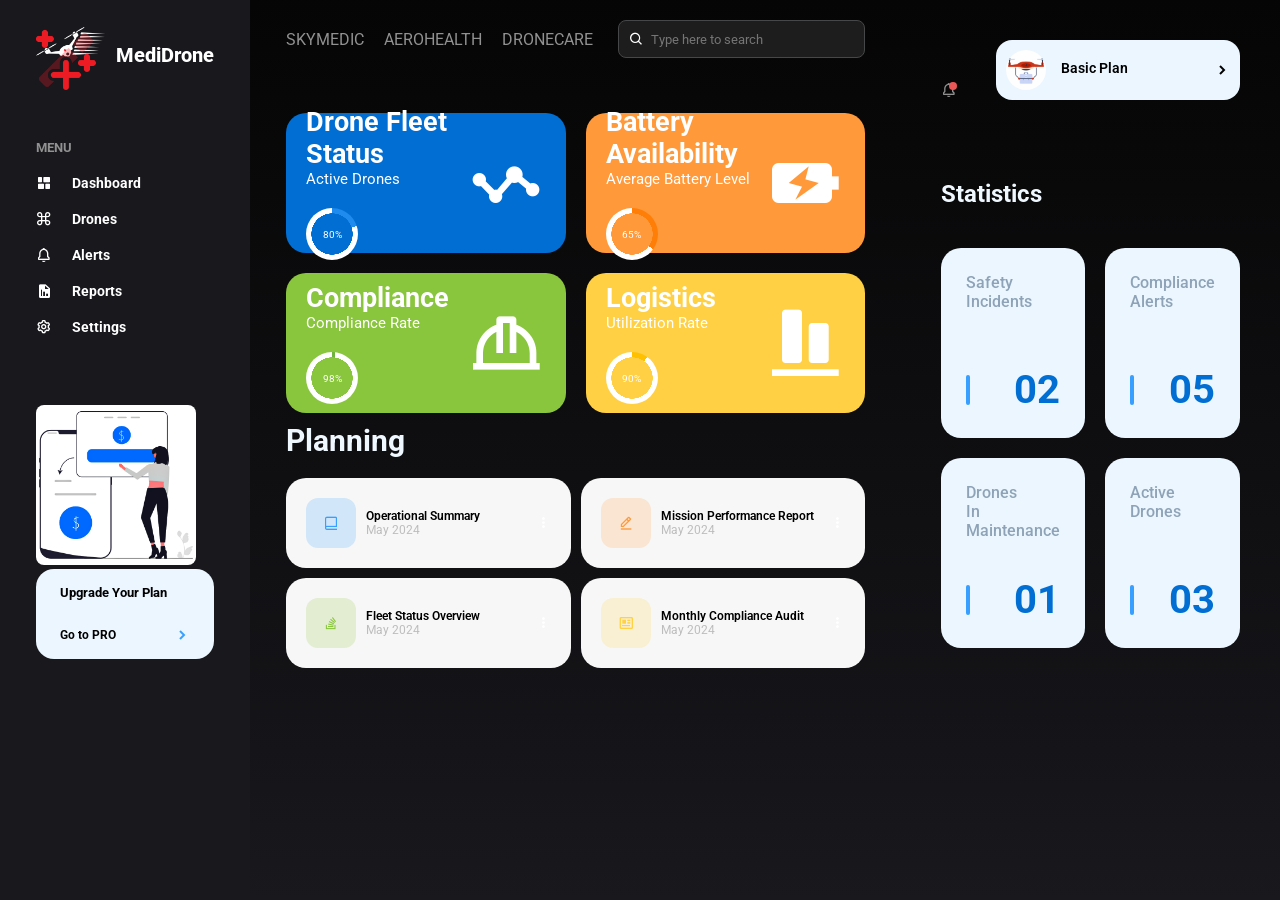
<file: Dashboard.html>
<!DOCTYPE html>
<html lang="en">

<head>
    <meta charset="UTF-8">
    <meta name="viewport" content="width=device-width, initial-scale=1.0">
    <link href='https://unpkg.com/boxicons@2.1.4/css/boxicons.min.css' rel='stylesheet'>
    <link rel="stylesheet" href="style.css">
    <title>Medicale Drone</title>
</head>

<body>

    <div class="container">
        <aside class="sidebar">
            <div class="logo">
                <button class="menu-btn" id="menu-close">
                    <i class='bx bx-log-out-circle'></i>
                </button>

                <div class="left-section">
                    <div class="logo">
                        <img src="assets/Black and White Modern Drone Technology Logo (2).png" style="width: 70px; height: 70px;">
                        <a href="index.html">MediDrone</a>
                    </div>

                    <div class="menu" style="margin-top: 50px;">
                        <h5>Menu</h5>
                        <ul>
                            <li  style="margin-top: 20px;">
                                <i class='bx bxs-dashboard bx-rotate-90' style='color:rgb(255, 255, 255), 255, 0)'></i>
                                <a href="Dashboard.html">Dashboard</a>
                            </li>
                            <li  style="margin-top: 20px;">

                                <i class='bx bx-command bx-rotate-90' style='color:rgb(255, 255, 255)'></i>
                                <a href="#">Drones</a>
                            </li>
                            <li  style="margin-top: 20px;">
                                <i class='bx bx-bell ' style='color:rgb(255, 255, 255)'></i>
                                <a href="#">Alerts</a>
                            </li>
                            <li  style="margin-top: 20px;">
                                <i class='bx bxs-report'></i>
                                <a href="#">Reports</a>
                            </li>
                            <li  style="margin-top: 20px;">
                                <i class='bx bx-cog bx-rotate-180' style='color:rgb(255, 255, 255)'></i>
                                <a href="#">Settings</a>
                            </li>
                        </ul>
                    </div>
                    <div class="pic" style="margin-top: 70px;">
                        <img src="assets/pro.png">
                    </div>
                    
                    <div class="upgrade">
                        <h5>Upgrade Your Plan</h5>
                        <div class="link">
                            <a href="#" style="color: black;">Go to <b>PRO</b></a>
                            <i class='bx bxs-chevron-right'></i>
                        </div>
                    </div>
                    
                    </aside>
                    
                    <main>
                        
                        <header>
                            <div class="nav-links">
                                <button class="menu-btn" id="menu-open">
                                    <i class='bx bx-menu'></i>
                                </button>
                                <a href="#">SkyMedic</a>
                                <a href="#">AeroHealth</a>
                                <a href="#" style="margin-right: 10px;">DroneCare</a>
                            </div>
                            <div class="search">
                                <i class='bx bx-search'></i>
                                <input type="text" placeholder="Type here to search">
                            </div>
                        
                        </header>
                        <div class="analytics" style="margin-top: 55px;">
                            <div class="item">
                                <div class="progress">
                                    <div class="info">
                                        <h5>Drone Fleet Status</h5>
                                        <p>Active Drones</p>
                                    </div>
                                    <div class="progress-bar" role="progressbar" aria-valuenow="75" aria-valuemin="0" aria-valuemax="100">
                                    </div>
                                </div>
                                <i class='bx bx-stats'></i>
                            </div>
                            <div class="item">
                                <div class="progress">
                                    <div class="info">
                                        <h5>Battery Availability</h5>
                                        <p>Average Battery Level</p>
                                    </div>
                                    <div class="progress-bar" role="progressbar" aria-valuenow="75" aria-valuemin="0" aria-valuemax="100">
                                    </div>
                                </div>
                                <i class='bx bxs-battery-charging'></i>
                            </div>
                            <div class="item">
                                <div class="progress">
                                    <div class="info">
                                        <h5>Compliance</h5>
                                        <p>Compliance Rate</p>
                                    </div>
                                    <div class="progress-bar" role="progressbar" aria-valuenow="75" aria-valuemin="0" aria-valuemax="100">
                                    </div>
                                </div>
                                <i class='bx bx-hard-hat'></i>
                            </div>
                            <div class="item">
                                <div class="progress">
                                    <div class="info">
                                        <h5>Logistics</h5>
                                        <p>Utilization Rate</p>
                                    </div>
                                    <div class="progress-bar" role="progressbar" aria-valuenow="75" aria-valuemin="0" aria-valuemax="100">
                                    </div>
                                </div>
                                <i class='bx bxs-objects-vertical-bottom'></i>
                            </div>
                        </div>
                    
                        <div class="separator" style="margin-top: 10px;">
                            <div class="info" style="color:aliceblue;">
                                <h3>Planning</h3>
                            </div>
                        </div>
                    
                        <div class="planning">
                            <div class="item">
                                <div class="left">
                                    <div class="icon">
                                        <i class='bx bx-book-alt'></i>
                                    </div>
                                    <div class="details">
                                        <h5>Operational Summary</h5>
                                        <p>May 2024</p>
                                    </div>
                                </div>
                                <i class='bx bx-dots-vertical-rounded'></i>
                            </div>
                            <div class="item">
                                <div class="left">
                                    <div class="icon">
                                        <i class='bx bx-edit-alt'></i>
                                    </div>
                                    <div class="details">
                                        <h5>Mission Performance Report</h5>
                                        <p>May 2024</p>
                                    </div>
                                </div>
                                <i class='bx bx-dots-vertical-rounded'></i>
                            </div>
                            <div class="item">
                                <div class="left">
                                    <div class="icon">
                                        <i class='bx bxl-stack-overflow'></i>
                                    </div>
                                    <div class="details">
                                        <h5>Fleet Status Overview</h5>
                                        <p>May 2024</p>
                                    </div>
                                </div>
                                <i class='bx bx-dots-vertical-rounded'></i>
                            </div>
                            <div class="item">
                                <div class="left">
                                    <div class="icon">
                                        <i class='bx bx-news'></i>
                                    </div>
                                    <div class="details">
                                        <h5>Monthly Compliance Audit</h5>
                                        <p>May 2024</p>
                                    </div>
                                </div>
                                <i class='bx bx-dots-vertical-rounded'></i>
                            </div>
                        </div>
                    </main>
                    
                    <aside class="right-section">
                        <div class="top">
                            <i class='bx bx-bell'></i>
                            <div class="profile">
                                <div class="left">
                                    <img src="assets/plan.jpg">
                                    <div class="user">
                                        <h5 style="margin-top: 10px;">Basic Plan</h5>
                                        
                                    </div>
                                </div>
                                <i class='bx bxs-chevron-right' style="color: black;"></i>
                            </div>
                        </div>
                    
                        <div class="separator" id="first">
                            <h4 style="color:aliceblue; margin-top:40px;">Statistics</h4>
                        </div>
                    
                        <div class="stats" style="margin-top: 40px;">
                            <div class="item">
                                <div class="top">
                                    <p>Safety</p>
                                    <p>Incidents</p>
                                </div>
                                <div class="bottom">
                                    <div class="line"></div>
                                    <h3>02</h3>
                                </div>
                            </div>
                            <div class="item">
                                <div class="top">
                                    <p>Compliance</p>
                                    <p>Alerts</p>
                                </div>
                                <div class="bottom">
                                    <div class="line"></div>
                                    <h3>05</h3>
                                </div>
                            </div>
                            <div class="item">
                                <div class="top">
                                    <p>Drones</p>
                                    <p>In Maintenance</p>
                                </div>
                                <div class="bottom">
                                    <div class="line"></div>
                                    <h3>01</h3>
                                </div>
                            </div>
                            <div class="item">
                                <div class="top">
                                    <p>Active</p>
                                    <p>Drones</p>
                                </div>
                                <div class="bottom">
                                    <div class="line"></div>
                                    <h3>03</h3>
                                </div>
                            </div>
                        </div>
                    </aside>
                    
                    </div>
                    
                    <script src="script.js"></script>
                    </body>
                    
                    </html>
</file>
<file: style.css>
@import url('https://fonts.googleapis.com/css2?family=Roboto:wght@300;400;500;700;900&display=swap');

*{
    margin: 0;
    padding: 0;
    box-sizing: border-box;
    font-family: 'Roboto', sans-serif;
}

a{
    text-decoration: none;
    color: #fff;
}

i{
    color: #fff;
    cursor: pointer;
}
.left-section .logo {
    display: flex;
    align-items: center;
    gap: 8px;
}

.left-section .logo a {
    font-weight: 500;
    color: #fff;
}
img{
    object-fit: cover;
    object-position: top;
    border-radius: 8px;
}

html,
body{
    background: linear-gradient(#050505, #18181d);
    height: 100vh;
}

.container{
    width: 100%;
    display: grid;
    grid-template-columns: 1fr 4fr 2fr;
    background: linear-gradient(#050505, #18181d);;
}

.container .sidebar{
    height: 100vh;
    background-color: #18181d;
    padding: 20px 36px;
    display: flex;
    flex-direction: column;
    justify-content: space-between;
    z-index: 10000;
    transition: all 0.6s ease;
}

.container .sidebar .logo{
    display: flex;
    align-items: center;
    gap: 6px;
}

.container .sidebar .logo > i{
    font-size: 30px;
    transition: all 0.3s ease;
}

.container .sidebar .logo a{
    font-weight: bold;
    transition: all 0.3s ease;
}

.container .sidebar .logo a:hover,
.container .sidebar .menu ul li:hover a,
.container .sidebar .menu ul li:hover i,
.container main header .nav-links a:hover{
    color: #dc2626;
}

.container .sidebar .menu h5{
    color: #919191;
    margin-bottom: 12px;
    text-transform: uppercase;
}

.container .sidebar .menu ul{
    list-style: none;
}

.container .sidebar .menu ul li{
    margin-bottom: 12px;
    display: flex;
    align-items: center;
    gap: 20px;
    cursor: pointer;
}

.container .sidebar .menu ul li a{
    font-size: 14px;
    font-weight: bold;
    transition: all 0.3s ease;
}

.container .sidebar .playing .top{
    background-color: #32323d;
    border-radius: 6px 6px 0 0;
    padding: 10px;
    display: flex;
    align-items: center;
    gap: 10px;
    color: #fff;
    font-size: 13px;
}

.container .sidebar .playing .top img{
    width: 36px;
    height: 36px;
}

.container .sidebar .playing .bottom{
    background-color: #25252d;
    border-radius: 0 0 6px 6px;
    padding: 8px;
    display: flex;
    align-items: center;
    justify-content: center;
    gap: 6px;
    font-size: 12px;
}

.container .sidebar .playing .bottom i,
.container .sidebar .playing .bottom p{
    color: #919191;
}

.container main{
    padding: 20px 36px;
}

.container main header{
    display: flex;
    align-items: center;
    justify-content: space-between;
}

.container main header .nav-links{
    display: flex;
    align-items: center;
    gap: 20px;
}

.container main header .nav-links a{
    text-transform: uppercase;
    color: #919191;
    transition: all 0.3s ease;
}

.container main header .search{
    display: flex;
    align-items: center;
    gap: 6px;
    width: 70%;
    background-color: #1d1d1d;
    border: 1px solid #464748;
    padding: 10px;
    border-radius: 8px;
}

.container main header .search input{
    width: 100%;
    background-color: transparent;
    border: none;
    outline: none;
    color: #fff;
}

.container main .trending {
    margin-top: 40px;
    display: flex;
    align-items: center;
    justify-content: space-between;
    color: #fff;
}

.container main .trending .left .info{
    margin-top: 12px;
    padding: 26px;
}

.container main .trending .left .info h2{
    font-size: 56px;
    margin-bottom: 8px;
}

.container main .trending .left .info h4,
.container main .trending .left .info h5{
    display: inline;
}

.container main .trending .left .info h5{
    margin-left: 12px;
    color: #919191;
}

.container main .trending .left .info .buttons{
    margin-top: 30px;
    display: flex;
    align-items: center;
    gap: 16px;
}



.video-card {
    position: relative;
    width: 300px;
    height: 200px;
    border-radius: 10px;
    overflow: hidden;
    box-shadow: 0 4px 8px rgba(0, 0, 0, 0.1);
}

.video-card video {
    width: 100%;
    height: 100%;
    object-fit: cover;
}



.card-content h2 {
    margin: 0;
    font-size: 20px;
}

.card-content p {
    margin: 5px 0;
    font-size: 14px;
}

.card-content button {
    padding: 8px 16px;
    background-color: #dc2626;
    border: none;
    border-radius: 20px;
    color: #fff;
    font-weight: bold;
    cursor: pointer;
    margin-right: 10px;
}

.card-content .bx.bxs-heart {
    color: #fff;
    font-size: 24px;
}



.container main .trending .left .info .buttons button{
    padding: 12px 16px;
    background-color: #dc2626;
    border: none;
    border-radius: 14px;
    color: #fff;
    font-weight: bold;
    cursor: pointer;
}

.container main .trending .left .info .buttons video{
    color: #dc2626;
    font-size: 20px;
    border: 2px solid #fff;
    padding: 10px;
    border-radius: 50%;
}


.container main .trending video {
    width: 300px;
    height: 200px;
}

.container main .playlist{
    margin-top: 14px;
    display: flex;
    gap: 20px;
}

.container main .playlist .genres{
    color: #fff;
    background-color: #202026;
    padding: 20px;
    border-radius: 6px;
    width: 40%;
}

.container main .playlist .genres .header,
.container main .playlist .music-list .header{
    display: flex;
    align-items: center;
    justify-content: space-between;
    margin-bottom: 30px;
}

.container main .playlist .genres .header a,
.container main .playlist .music-list .header a{
    color: #919191;
    font-size: 12px;
}

.container main .playlist .genres .items{
    display: grid;
    grid-template-columns: 1fr 1fr;
    gap: 10px;
}

.container main .playlist .genres .items .item{
    padding: 22px 10px;
    display: flex;
    align-items: center;
    justify-content: center;
    border-radius: 6px;
    cursor: pointer;
}

.container main .playlist .genres .items .item p{
    font-size: 14px;
    font-weight: bold;
}

.container main .playlist .genres .items .item:nth-child(1){
    background-color: #476a8a;
}

.container main .playlist .genres .items .item:nth-child(2){
    background-color: #a69984;
}

.container main .playlist .genres .items .item:nth-child(3){
    background-color: #a24c34;
}

.container main .playlist .genres .items .item:nth-child(4){
    background-color: #0d4045;
}

.container main .playlist .genres .items .item:nth-child(5){
    background-color: #a67894;
}

.container main .playlist .genres .items .item:nth-child(6){
    background-color: #5547a5;
}

.container main .playlist .music-list{
    background-color: #202026;
    padding: 20px;
    color: #fff;
    border-radius: 6px;
    width: 65%;
}

.container main .playlist .music-list .items .item{
    display: flex;
    align-items: center;
    justify-content: space-between;
    margin-bottom: 20px;
}

.container main .playlist .music-list .items .item:last-child{
    margin-bottom: 0;
}

.container main .playlist .music-list .items .item .info,
.container main .playlist .music-list .items .item .actions{
    display: flex;
    align-items: center;
    gap: 20px;
}

.container main .playlist .music-list .items .item .info p{
    color: #919191;
    font-size: 12px;
    font-weight: bold;
    margin-top: 6px;
}

.container main .playlist .music-list .items .item .info img{
    width: 50px;
    height: 50px;
}

.container main .playlist .music-list .items .item .actions p{
    font-size: 13px;
    font-weight: bold;
}

.container main .playlist .music-list .items .item .actions .icon{
    display: flex;
    align-items: center;
    justify-content: center;
    background-color: #32323d;
    padding: 6px;
    border: 2px solid #464748;
    border-radius: 6px;
}

.container main .playlist .music-list .items .item .actions .icon i{
    font-size: 10px;
    color: #dc2626;
}

.container main .playlist .music-list .items .item .actions i{
    color: #919191;
}

.container .right-section{
    padding: 20px 36px 20px 0;
}

.container .right-section .profile{
    display: flex;
    align-items: center;
    justify-content: flex-end;
    gap: 18px;
    margin-bottom: 40px;
}

.container .right-section .profile .user{
    display: flex;
}

.container .right-section .profile .user .left{
    display: flex;
    align-items: center;
    background: #32323d;
    padding: 6px;
    border-radius: 6px 0 0 6px;
}

.container .right-section .profile .user .left img{
    width: 30px;
    height: 30px;
}

.container .right-section .profile .user .right{
    background-color: #25252d;
    border-radius: 0 6px 6px 0;
    padding: 13px;
    color: #fff;
}

.container .right-section .music-player{
    color: #fff;
    background-color: #202026;
    border-radius: 6px;
    height: 88%;
    display: flex;
    flex-direction: column;
}

.container .right-section .music-player .top-section{
    padding: 20px;
    height: 86%;
}

.container .right-section .music-player .header{
    display: flex;
    align-items: center;
    justify-content: space-between;
    margin-bottom: 30px;
}

.container .right-section .music-player .song-info{
    display: flex;
    flex-direction: column;
    align-items: center;
    gap: 24px;
    text-align: center;
}

.container .right-section .music-player .song-info img{
    width: 280px;
    height: 220px;
}

.container .right-section .music-player .description h3{
    font-size: 26px;
    font-weight: 500;
    margin-bottom: 8px;
}

.container .right-section .music-player .description h5{
    font-size: 16px;
    margin-bottom: 4px;
}

.container .right-section .music-player .description p{
    color: #919191;
    font-size: 12px;
    font-weight: bold;
}

.container .right-section .music-player .song-info .progress{
    display: flex;
    align-items: center;
    margin: 10px 0;
}

.container .right-section .music-player .song-info .progress p{
    font-size: 11px;
}

.container .right-section .music-player .song-info .progress .active-line{
    position: relative;
    width: 120px;
    height: 2px;
    background-color: #fff;
    margin-left: 30px;
}

.container .right-section .music-player .song-info .progress .deactive-line{
    width: 80px;
    height: 2px;
    background-color: #919191;
    margin-right: 30px;
}

.container .right-section .music-player .song-info .progress .active-line::before{
    content: "";
    background-color: #25252d;
    height: 10px;
    width: 10px;
    border: 2px solid #fff;
    position: absolute;
    top: -6px;
    left: 120px;
    border-radius: 50%;
}

.container .right-section .music-player .player-actions{
    background-color: #dc2626;
    height: 26%;
    border-radius: 6px;
    display: flex;
    flex-direction: column;
    align-items: center;
    position: relative;
}

.container .right-section .music-player .player-actions .buttons{
    display: flex;
    align-items: center;
    gap: 30px;
    margin-top: 24px;
}

.container .right-section .music-player .player-actions .buttons i{
    font-size: 20px;
}

.container .right-section .music-player .player-actions .buttons .play-button{
    padding: 16px;
    background-color: #fff;
    color: #dc2626;
    border-radius: 18px;
}

.container .right-section .music-player .player-actions .lyrics{
    display: flex;
    flex-direction: column;
    align-items: center;
    position: absolute;
    bottom: 8px;
}

.container main header .nav-links button,
.container .sidebar .logo button{
    display: none;
    align-items: center;
    justify-content: center;
    background-color: #1d1d1d;
    border: 1px solid #464748;
    font-size: 20px;
    padding: 4px;
    border-radius: 8px;
    cursor: pointer;
}

@media screen and (max-width: 1400px) {
    
    .container .sidebar .playing .bottom p{
        font-size: 10px;
    }

    .container main header .search{
        width: 50%;
    }

    .container main .trending .left .info h2{
        font-size: 36px;
    }

    .container main .trending img{
        width: 200px;
        height: 180px;
    }

    .container main .playlist .genres{
        width: 30%;
    }

    .container main .playlist .genres .items{
        grid-template-columns: 1fr;
    }

    .container main .playlist .genres .items .item{
        padding: 10px;
    }

    .container main .playlist .genres .items .item p{
        font-size: 12px;
    }

    .container main .playlist .genres .items .item:nth-child(6),
    .container main .playlist .music-list .items .item .info > p{
        display: none;
    }

}

@media screen and (max-width: 1200px) {
    
    .container main header .search{
        width: 40%;
    }

    .container main .trending .left .info h2{
        font-size: 24px;
    }

    .container main .trending .left .info h5{
        display: block;
        font-size: 12px;
        margin-left: 0;
    }

    .container main .trending .left .info .buttons button{
        padding: 10px 12px;
        font-size: 12px;
    }

    .container main .trending .left .info .buttons i{
        font-size: 14px;
    }

    .container main .playlist .genres{
        display: none;
    }

    .container main .playlist .music-list{
        width: 100%;
    }
    
    .container .right-section .music-player{
        height: 88%;
    }

    .container .right-section .music-player .song-info img{
        width: 220px;
        height: 220px;
    }

    .container .right-section .music-player .song-info .description h3{
        font-size: 22px;
    }

    .container .right-section .music-player .song-info .progress{
        margin: 0;
    }

    .container .right-section .music-player .song-info .progress .active-line{
        width: 80px;
    }

    .container .right-section .music-player .song-info .progress .deactive-line{
        width: 40px;
    }

    .container .right-section .music-player .song-info .progress .active-line::before{
        left: 80px;
    }

    .container .right-section .music-player .player-actions .buttons{
        margin-top: 30px;
    }

    .container .right-section .music-player .player-actions .buttons .play-button{
        padding: 10px;
        border-radius: 16px;
    }

}

@media screen and (max-width: 992px) {
    
    .container{
        grid-template-columns: 3fr 2fr;
    }

    .container .sidebar{
        position: absolute;
        left: -100%;
    }

    .container .sidebar .playing{
        display: none;
    }

    .container main header .nav-links a{
        font-size: 13px;
    }

    .container main header .search{
        width: 38px;
    }

    .container main header .search input{
        display: none;
    }

    .container main .trending img{
        width: 120px;
        height: 100px;
        margin-top: 66px;
    }

    .container main .playlist{
        margin-top: 40px;
    }
    
    .container .right-section .music-player{
        height: 87%;
    }

    .container .right-section .music-player .song-info img{
        width: 180px;
        height: 180px;
    }

    .container .right-section .music-player .player-actions .buttons{
        margin-top: 38px;
    }

    .container .right-section .music-player .player-actions .buttons i{
        font-size: 18px;
    }

    .container main header .nav-links button,
    .container .sidebar .logo button{
        display: flex;
    }

}

@media screen and (max-width: 768px) {
    
    .container{
        grid-template-columns: 1fr;
    }

    .container main .trending,
    .container main .playlist{
        display: none;
    }

    .container main header .search{
        width: 40%;
    }

    .container main header .search input{
        display: block;
    }

    .container .right-section{
        padding: 20px 36px;
    }

    .container .right-section .profile{
        justify-content: center;
        margin-bottom: 20px;
    }

    .container .right-section .music-player{
        height: 100%;
    }

    .container .right-section .music-player .song-info img{
        width: 300px;
        height: 190px;
    }

    .container .right-section .music-player .buttons i{
        font-size: 22px;
    }

}




/* Dashboard  */










.container .left-section .logo {
    display: flex;
    align-items: center;
    gap: 10px;
}

.container .left-section .logo img {
    width: 40px;
    height: 40px;
    object-fit: cover;
}

.container .left-section .logo a {
    font-weight: 800;
    font-size: 20px;
    color: #fff;
}

.menu-btn {
    width: 32px;
    height: 32px;
    align-items: center;
    justify-content: center;
    border: none;
    background-color: #D1E6F9;
    border-radius: 6px;
    cursor: pointer;
    display: none;
}

.menu-btn i {
    font-size: 18px;
    color: #fff;
}

.container .left-section .sidebar {
    display: flex;
    flex-direction: column;
    gap: 20px;
}

.container .left-section .sidebar .item {
    display: flex;
    gap: 20px;
    cursor: pointer;
}

.container .left-section .sidebar i {
    color: #BDBDBD;
    transition: all 0.3s ease;
}

.container .left-section .sidebar a {
    display: flex;
    align-items: center;
    gap: 30px;
    font-size: 14px;
    color: #BDBDBD;
    position: relative;
    transition: all 0.3s ease;
}

.container .left-section .sidebar .item#active a,
.container .left-section .sidebar .item#active i,
.container .left-section .upgrade .link i {
    color: #369FFF;
}

.container .left-section .sidebar .item a::after {
    position: absolute;
    content: "";
    width: 0px;
    height: 0px;
    background-color: #369FFF;
    right: -30px;
    border-radius: 50%;
    top: 0;
    transform: translateY(116%);
    transition: all 0.3s ease;
}

.container .left-section .sidebar .item#active a::after {
    width: 8px;
    height: 8px;
}

.container .left-section .pic img {
    width: 160px;
}

.container .left-section .upgrade {
    background: #EBF6FF;
    height: 90px;
    display: flex;
    flex-direction: column;
    justify-content: space-between;
    padding: 16px 24px;
    margin-bottom: 20px;
    border-radius: 18px;
    cursor: pointer;
}

.container .left-section .upgrade .link {
    display: flex;
    align-items: center;
    justify-content: space-between;
}

.container .left-section .upgrade .link a {
    font-size: 12px;
}

main header {
    display: flex;
    align-items: center;
    gap: 15px;
}

main header h5 {
    font-size: 18px;
    color: #369FFF;
    font-weight: 400;
}

main .separator {
    display: flex;
    align-items: center;
    justify-content: space-between;
    margin-top: 20px;
}

main .separator .info {
    display: flex;
    align-items: center;
    gap: 30px;
}

main .separator .info h3 {
    font-size: 30px;
}

main .separator .info a {
    margin-top: 6px;
    font-size: 14px;
}

main .separator .search {
    display: flex;
    align-items: center;
    gap: 14px;
}

main .separator .search i {
    font-size: 20px;
    color: #BDBDBD;
}

main .separator .search input {
    border: none;
    font-size: 14px;
    width: 80px;
    outline: none;
}

main .separator .search input::placeholder {
    color: #BDBDBD;
}

main .analytics {
    display: grid;
    grid-template-columns: 1fr 1fr;
    gap: 20px;
    margin-top: 20px;
}

main .analytics .item {
    display: flex;
    align-items: center;
    justify-content: space-between;
    height: 140px;
    min-width: 214px;
    padding: 20px;
    border-radius: 20px;
}

main .analytics .item .progress {
    display: flex;
    flex-direction: column;
    justify-content: space-between;
}

main .analytics .item .progress .info h5 {
    color: #fff;
    font-size: 27px;
    font-weight: bold;
}

main .analytics .item .progress .info p {
    color: #fff;
    font-size: 15px;
}

main .analytics .item .progress .progress-bar {
    display: flex;
    align-items: center;
    justify-content: center;
    margin-top: 20px;
    width: 52px;
    height: 52px;
    border-radius: 50%;
}

main .analytics .item:nth-child(1) .progress .progress-bar {
    background: radial-gradient(closest-side, #006ED3 79%, transparent 80% 100%),
        conic-gradient(#208BEE 20%, #fff 0%);
}

main .analytics .item:nth-child(2) .progress .progress-bar {
    background: radial-gradient(closest-side, #FF993A 79%, transparent 80% 100%),
        conic-gradient(#FF7E07 35%, #fff 0%);
}

main .analytics .item:nth-child(3) .progress .progress-bar {
    background: radial-gradient(closest-side, #8AC53E 79%, transparent 80% 100%),
        conic-gradient(#6EB33D 2%, #fff 0%);
}

main .analytics .item:nth-child(4) .progress .progress-bar {
    background: radial-gradient(closest-side, #FFD043 79%, transparent 80% 100%),
        conic-gradient(#FFC000 10%, #fff 0%);
}

main .analytics .item .progress .progress-bar::before {
    font-size: 10px;
    color: #fff;
}

main .analytics .item:nth-child(1) .progress .progress-bar::before {
    content: "80%";
}
main .analytics .item:nth-child(4) .progress .progress-bar::before{
    content: "90%";
}

main .analytics .item:nth-child(2) .progress .progress-bar::before {
    content: "65%";
}

main .analytics .item:nth-child(3) .progress .progress-bar::before {
    content: "98%";
}

main .analytics .item i {
    font-size: 80px;
    color: #fff;
}

main .analytics .item:nth-child(1) {
    background: #006ED3;
}

main .analytics .item:nth-child(2) {
    background: #FF993A;
}

main .analytics .item:nth-child(3) {
    background: #8AC53E;
}

main .analytics .item:nth-child(4) {
    background: #FFD043;
}

input[type="date"]::-webkit-calendar-picker-indicator {
    opacity: 0.5;
    font-size: 16px;
    cursor: pointer;
}

main .planning {
    display: grid;
    grid-template-columns: 1fr 1fr;
    gap: 10px;
    margin-top: 20px;
}

main .planning .item {
    display: flex;
    align-items: center;
    justify-content: space-between;
    padding: 20px;
    background-color: #F7F7F7;
    border-radius: 20px;
}

main .planning .item .left {
    display: flex;
    align-items: center;
    gap: 10px;
}

main .planning .item .left .icon {
    width: 50px;
    height: 50px;
    border-radius: 12px;
    display: flex;
    align-items: center;
    justify-content: center;
}

main .planning .item:nth-child(1) .left .icon {
    background: #D1E6F9;
}

main .planning .item:nth-child(1) .left .icon i {
    color: #369FFF;
}

main .planning .item:nth-child(2) .left .icon {
    background: #F9E5D2;
}

main .planning .item:nth-child(2) .left .icon i {
    color: #FF993A;
}

main .planning .item:nth-child(3) .left .icon {
    background: #E2EDD2;
}

main .planning .item:nth-child(3) .left .icon i {
    color: #8AC53E;
}

main .planning .item:nth-child(4) .left .icon {
    background: #F9F0D3;
}

main .planning .item:nth-child(4) .left .icon i {
    color: #FFD143;
}

main .planning .item .left .details h5 {
    font-size: 12px;
    font-weight: 600;
}

main .planning .item .left .details p {
    font-size: 12px;
    color: #BDBDBD;
}

main .planning .item>i {
    cursor: pointer;
}

.container .right-section {
    padding: 40px 40px 0 40px;
}

.container .right-section .top {
    display: flex;
    align-items: center;
    justify-content: space-between;
}

.container .right-section .top>i {
    color: #909090;
    position: relative;
    cursor: pointer;
}

.container .right-section .top>i::after {
    content: "";
    width: 8px;
    height: 8px;
    position: absolute;
    background: #EB5757;
    border-radius: 50%;
    right: 0;
}

    .container .right-section .top .profile {
        display: flex;
        align-items: center;
        justify-content: space-between;
        padding: 10px;
        background: #EBF6FF;
        width: 244px;
        height: 60px;
        border-radius: 16px;
    }

.container .right-section .top .profile>i {
    cursor: pointer;
}

.container .right-section .top .profile .left {
    display: flex;
    gap: 15px;
}

.container .right-section .top .profile .left img {
    width: 40px;
    height: 40px;
    border-radius: 50%;
    object-fit: cover;
    object-position: top;
}

.container .right-section .top .profile .left .user h5 {
    font-size: 14px;
    font-weight: 600;
}

.container .right-section .top .profile .left .user a {
    font-size: 12px;
}

.container .right-section .separator#first {
    margin-top: 8px;
}

.container .right-section .separator h4 {
    font-weight: bold;
    font-size: 24px;
    margin-top: 20px;
}

.container .right-section .stats {
    display: grid;
    grid-template-columns: 1fr 1fr;
    margin-top: 20px;
    gap: 20px;
}

.container .right-section .stats .item {
    display: flex;
    flex-direction: column;
    justify-content: space-between;
    height: 190px;
    padding: 25px;
    background: #EBF6FF;
    border-radius: 20px;
}

.container .right-section .stats .item .top {
    display: flex;
    flex-direction: column;
    align-items: start;
}

.container .right-section .stats .top p {
    font-size: 16px;
    color: #8EA3B7;
    font-weight: 500;
}

.container .right-section .stats .item .bottom {
    display: flex;
    align-items: center;
    justify-content: space-between;
}

.container .right-section .stats .item .bottom .line {
    width: 4px;
    height: 30px;
    background: #369FFF;
    border-radius: 20px;
}

.container .right-section .stats .item .bottom h3 {
    font-size: 40px;
    color: #006ED3;
}

.container .right-section .weekly {
    margin-top: 20px;
    display: flex;
    align-items: center;
    justify-content: space-between;
    width: 100%;
    padding: 12px;
    background: #F7F7F7;
    border-radius: 16px;
}

.container .right-section .weekly .title {
    display: flex;
    align-items: center;
    gap: 20px;
}

.container .right-section .weekly .title .line {
    width: 6px;
    height: 50px;
    background: #006ED3;
    border-radius: 20px;
}

.container .right-section .weekly h5 {
    font-size: 16px;
}

.container .right-section .weekly .progress-bar {
    display: flex;
    align-items: center;
    justify-content: center;
    width: 60px;
    height: 60px;
    border-radius: 50%;
    background: radial-gradient(closest-side, #f7f7f7 79%, transparent 80% 100%),
        conic-gradient(#CCC 25%, #006ED3 0%);
}

.container .right-section .weekly .progress-bar::before {
    content: "3/4";
    font-size: 14px;
    color: #000;
}

@media screen and (max-width: 1200px) {

    .container {
        grid-template-columns: 1fr 6fr 5fr;
    }

    .container .left-section,
    .container main,
    .container .right-section {
        padding: 20px 20px 0 20px;
    }

    .container .left-section .logo a,
    .container .left-section .sidebar a,
    .container .left-section .pic img,
    .container .left-section .upgrade {
        display: none;
    }

}

@media screen and (max-width: 992px) {

    .container {
        grid-template-columns: 1fr 1fr;
    }

    .container .left-section {
        position: fixed;
        height: 60vh;
        background-color: #fff;
        box-shadow: 0 4px 30px rgba(0, 0, 0, 0.1);
        transition: all 0.3s ease;
        top: -60vh;
    }

    .container .left-section .logo {
        flex-direction: column;
        gap: 20px;
    }

    .container .left-section .logo .menu-btn,
    main header .menu-btn {
        display: flex;
    }

    main h5 {
        font-size: 16px;
    }

    main .separator .info {
        gap: 15px;
    }

    main .separator .info h3,
    .container .right-section .separator h4 {
        font-size: 20px;
    }

    main .analytics .item {
        min-width: 160px;
    }

    main .analytics .item i {
        display: none;
    }

    main .planning {
        grid-template-columns: 1fr;
        gap: 10px;
    }

    main .planning .item {
        padding: 8px;
    }

    .container .right-section .stats .item {
        height: 160px;
        padding: 20px;
    }

    .container .right-section .stats .item .top p {
        font-size: 14px;
    }

    .container .right-section .stats .item .bottom h3 {
        font-size: 36px;
    }

}

@media screen and (max-width: 768px) {

    .container {
        grid-template-columns: 1fr;
        padding-top: 80px;
    }

    .container .right-section>.top {
        position: absolute;
        top: 0;
        right: 0;
        width: 100%;
        padding: 20px;
        z-index: -100;
    }

    .container .right-section .weekly {
        margin-bottom: 20px;
    }

}
</file>
